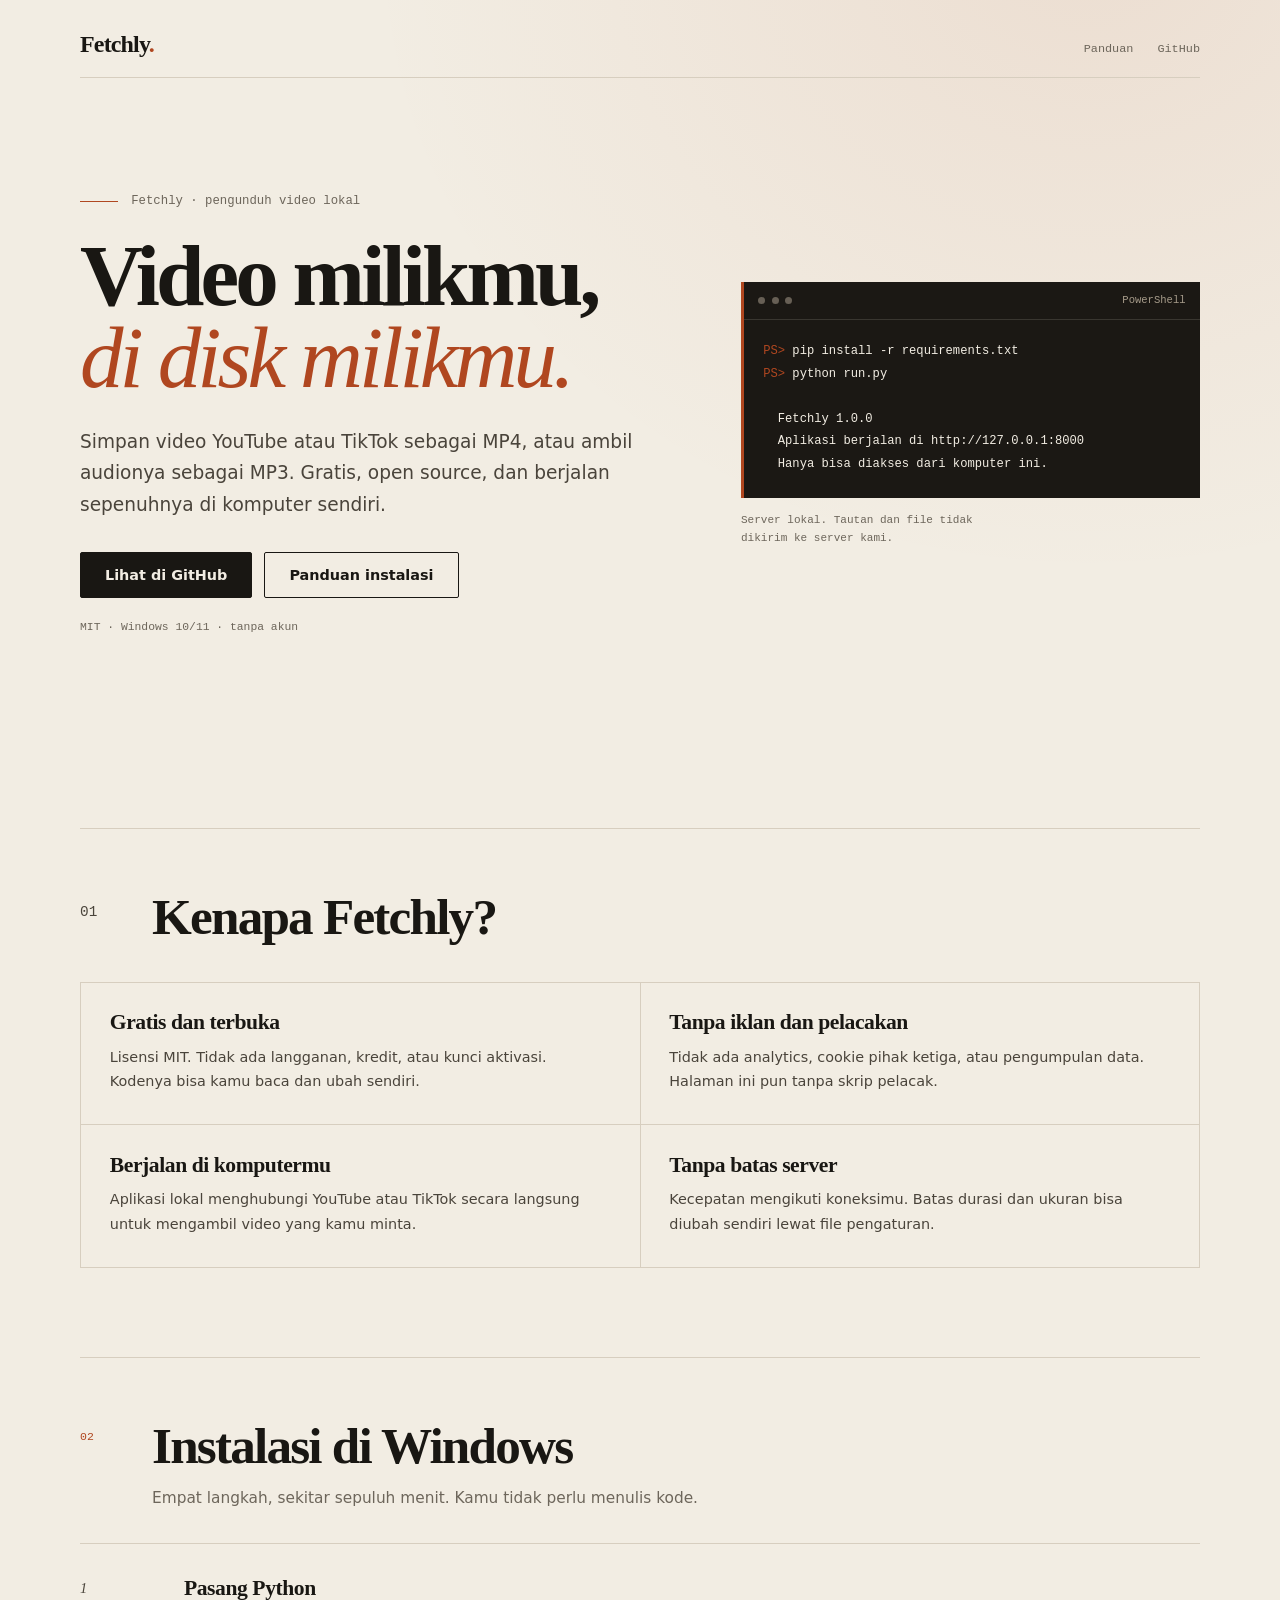
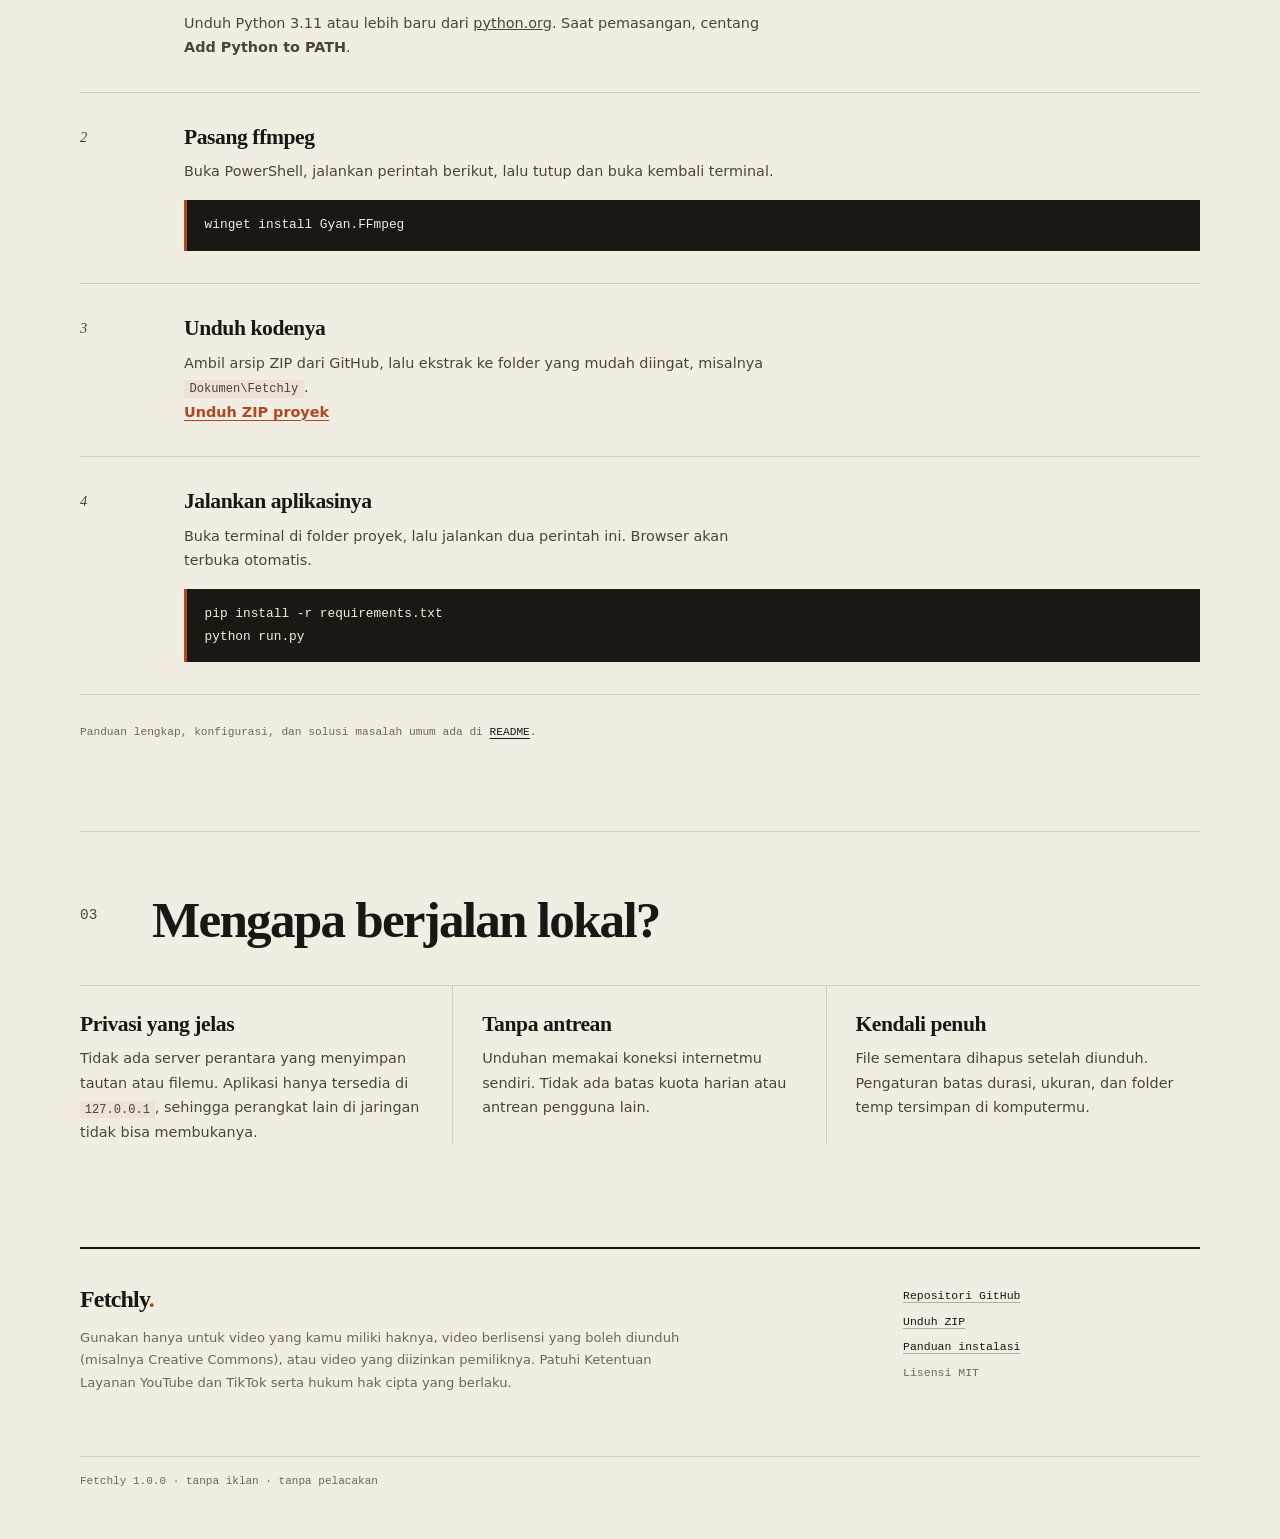
<file: landing/index.html>
<!doctype html>
<html lang="id">
<head>
  <meta charset="utf-8">
  <meta name="viewport" content="width=device-width, initial-scale=1">
  <meta name="color-scheme" content="light dark">
  <meta name="description" content="Fetchly: pengunduh video YouTube dan TikTok yang gratis, open source, dan berjalan sepenuhnya di komputer sendiri.">
  <title>Fetchly — pengunduh video lokal</title>
  <link rel="icon" href="favicon.svg" type="image/svg+xml">
  <link rel="stylesheet" href="style.css">
</head>
<body>
  <!--
    TAUTAN REPOSITORI DAN ZIP
    Repositori : https://github.com/nurfatih62/Fetchly
    Unduh ZIP  : https://github.com/nurfatih62/Fetchly/archive/refs/heads/main.zip
  -->

  <a class="skip-link" href="#konten">Langsung ke konten</a>

  <div class="shell">
    <header class="site-header">
      <a class="brand" href="#">Fetchly<span aria-hidden="true">.</span></a>
      <nav class="site-nav" aria-label="Navigasi utama">
        <a href="#cara-pasang">Panduan</a>
        <a href="https://github.com/nurfatih62/Fetchly" target="_blank" rel="noopener noreferrer">GitHub</a>
      </nav>
    </header>

    <main id="konten">
      <section class="hero" aria-labelledby="judul">
        <div class="hero-copy">
          <p class="eyebrow">Fetchly · pengunduh video lokal</p>
          <h1 id="judul">Video milikmu,<br><em>di disk milikmu.</em></h1>
          <p class="lede">Simpan video YouTube atau TikTok sebagai MP4, atau ambil audionya sebagai MP3. Gratis, open source, dan berjalan sepenuhnya di komputer sendiri.</p>
          <div class="hero-actions">
            <a class="button button-primary" href="https://github.com/nurfatih62/Fetchly" target="_blank" rel="noopener noreferrer">Lihat di GitHub</a>
            <a class="button button-quiet" href="#cara-pasang">Panduan instalasi</a>
          </div>
          <p class="hero-meta">MIT · Windows 10/11 · tanpa akun</p>
        </div>

        <aside class="hero-aside" aria-labelledby="terminal-caption">
          <div class="terminal">
            <div class="terminal-bar">
              <span class="terminal-dot" aria-hidden="true"></span>
              <span class="terminal-dot" aria-hidden="true"></span>
              <span class="terminal-dot" aria-hidden="true"></span>
              <p>PowerShell</p>
            </div>
            <pre><code><span class="prompt">PS&gt;</span> pip install -r requirements.txt
<span class="prompt">PS&gt;</span> python run.py

  Fetchly 1.0.0
  Aplikasi berjalan di http://127.0.0.1:8000
  Hanya bisa diakses dari komputer ini.</code></pre>
          </div>
          <p id="terminal-caption" class="aside-note">Server lokal. Tautan dan file tidak dikirim ke server kami.</p>
        </aside>
      </section>

      <section class="principles" aria-labelledby="prinsip-title">
        <div class="section-head">
          <p class="section-index">01</p>
          <h2 id="prinsip-title">Kenapa Fetchly?</h2>
        </div>
        <div class="principle-grid">
          <article>
            <h3>Gratis dan terbuka</h3>
            <p>Lisensi MIT. Tidak ada langganan, kredit, atau kunci aktivasi. Kodenya bisa kamu baca dan ubah sendiri.</p>
          </article>
          <article>
            <h3>Tanpa iklan dan pelacakan</h3>
            <p>Tidak ada analytics, cookie pihak ketiga, atau pengumpulan data. Halaman ini pun tanpa skrip pelacak.</p>
          </article>
          <article>
            <h3>Berjalan di komputermu</h3>
            <p>Aplikasi lokal menghubungi YouTube atau TikTok secara langsung untuk mengambil video yang kamu minta.</p>
          </article>
          <article>
            <h3>Tanpa batas server</h3>
            <p>Kecepatan mengikuti koneksimu. Batas durasi dan ukuran bisa diubah sendiri lewat file pengaturan.</p>
          </article>
        </div>
      </section>

      <section id="cara-pasang" class="install" aria-labelledby="pasang-title">
        <div class="section-head section-head-wide">
          <p class="section-index">02</p>
          <div>
            <h2 id="pasang-title">Instalasi di Windows</h2>
            <p class="section-lede">Empat langkah, sekitar sepuluh menit. Kamu tidak perlu menulis kode.</p>
          </div>
        </div>

        <ol class="steps">
          <li>
            <p class="step-number" aria-hidden="true">1</p>
            <div class="step-body">
              <h3>Pasang Python</h3>
              <p>Unduh Python 3.11 atau lebih baru dari <a href="https://www.python.org/downloads/windows/" target="_blank" rel="noopener noreferrer">python.org</a>. Saat pemasangan, centang <strong>Add Python to PATH</strong>.</p>
            </div>
          </li>
          <li>
            <p class="step-number" aria-hidden="true">2</p>
            <div class="step-body">
              <h3>Pasang ffmpeg</h3>
              <p>Buka PowerShell, jalankan perintah berikut, lalu tutup dan buka kembali terminal.</p>
              <pre class="code-block"><code>winget install Gyan.FFmpeg</code></pre>
            </div>
          </li>
          <li>
            <p class="step-number" aria-hidden="true">3</p>
            <div class="step-body">
              <h3>Unduh kodenya</h3>
              <p>Ambil arsip ZIP dari GitHub, lalu ekstrak ke folder yang mudah diingat, misalnya <code>Dokumen\Fetchly</code>.</p>
              <p><a class="text-link" href="https://github.com/nurfatih62/Fetchly/archive/refs/heads/main.zip">Unduh ZIP proyek</a></p>
            </div>
          </li>
          <li>
            <p class="step-number" aria-hidden="true">4</p>
            <div class="step-body">
              <h3>Jalankan aplikasinya</h3>
              <p>Buka terminal di folder proyek, lalu jalankan dua perintah ini. Browser akan terbuka otomatis.</p>
              <pre class="code-block"><code>pip install -r requirements.txt
python run.py</code></pre>
            </div>
          </li>
        </ol>

        <p class="install-note">Panduan lengkap, konfigurasi, dan solusi masalah umum ada di <a href="https://github.com/nurfatih62/Fetchly#readme" target="_blank" rel="noopener noreferrer">README</a>.</p>
      </section>

      <section class="local" aria-labelledby="lokal-title">
        <div class="section-head">
          <p class="section-index">03</p>
          <h2 id="lokal-title">Mengapa berjalan lokal?</h2>
        </div>
        <div class="local-grid">
          <article>
            <h3>Privasi yang jelas</h3>
            <p>Tidak ada server perantara yang menyimpan tautan atau filemu. Aplikasi hanya tersedia di <code>127.0.0.1</code>, sehingga perangkat lain di jaringan tidak bisa membukanya.</p>
          </article>
          <article>
            <h3>Tanpa antrean</h3>
            <p>Unduhan memakai koneksi internetmu sendiri. Tidak ada batas kuota harian atau antrean pengguna lain.</p>
          </article>
          <article>
            <h3>Kendali penuh</h3>
            <p>File sementara dihapus setelah diunduh. Pengaturan batas durasi, ukuran, dan folder temp tersimpan di komputermu.</p>
          </article>
        </div>
      </section>
    </main>

    <footer class="site-footer">
      <div class="footer-main">
        <a class="brand" href="#">Fetchly<span aria-hidden="true">.</span></a>
        <p class="disclaimer">Gunakan hanya untuk video yang kamu miliki haknya, video berlisensi yang boleh diunduh (misalnya Creative Commons), atau video yang diizinkan pemiliknya. Patuhi Ketentuan Layanan YouTube dan TikTok serta hukum hak cipta yang berlaku.</p>
      </div>
      <div class="footer-links">
        <a href="https://github.com/nurfatih62/Fetchly" target="_blank" rel="noopener noreferrer">Repositori GitHub</a>
        <a href="https://github.com/nurfatih62/Fetchly/archive/refs/heads/main.zip">Unduh ZIP</a>
        <a href="#cara-pasang">Panduan instalasi</a>
        <span>Lisensi MIT</span>
      </div>
      <p class="footer-base">Fetchly 1.0.0 · tanpa iklan · tanpa pelacakan</p>
    </footer>
  </div>
</body>
</html>
</file>
<file: landing/style.css>
:root {
  color-scheme: light;
  --paper: #f2ede3;
  --ink: #191713;
  --muted: #6d665b;
  --muted-strong: #4a443b;
  --rule: #d7cebf;
  --rule-strong: #b8ad9b;
  --accent: #b04720;
  --accent-ink: #fff9f2;
  --accent-wash: rgba(176, 71, 32, 0.07);
  --glow: rgba(176, 71, 32, 0.09);
  --terminal-bg: #1b1814;
  --terminal-ink: #f2ede3;
  --terminal-muted: #a69b8a;
  --selection: rgba(176, 71, 32, 0.22);
  --serif: "Iowan Old Style", "Palatino Linotype", "Book Antiqua", Georgia, serif;
  --sans: "Segoe UI Variable Text", "Segoe UI", system-ui, -apple-system, sans-serif;
  --mono: "Cascadia Mono", "Cascadia Code", Consolas, "Liberation Mono", monospace;
}

@media (prefers-color-scheme: dark) {
  :root {
    color-scheme: dark;
    --paper: #14120f;
    --ink: #f1e9dc;
    --muted: #a69b8a;
    --muted-strong: #cfc4b3;
    --rule: #332e27;
    --rule-strong: #4d463b;
    --accent: #e37a52;
    --accent-ink: #1d0f0a;
    --accent-wash: rgba(227, 122, 82, 0.1);
    --glow: rgba(227, 122, 82, 0.08);
    --terminal-bg: #0c0b09;
    --terminal-ink: #f2ede3;
    --terminal-muted: #a69b8a;
    --selection: rgba(227, 122, 82, 0.28);
  }
}

*,
*::before,
*::after {
  box-sizing: border-box;
}

html {
  -webkit-text-size-adjust: 100%;
  scroll-behavior: smooth;
}

body {
  margin: 0;
  min-height: 100vh;
  background-color: var(--paper);
  background-image: radial-gradient(ellipse at 85% -6%, var(--glow), transparent 45rem);
  background-attachment: fixed;
  color: var(--ink);
  font-family: var(--sans);
  font-size: 17px;
  line-height: 1.65;
  -webkit-font-smoothing: antialiased;
}

::selection {
  background: var(--selection);
}

a {
  color: inherit;
}

code,
pre {
  font-family: var(--mono);
}

:where(a, button):focus-visible {
  outline: 2px solid var(--accent);
  outline-offset: 3px;
}

.skip-link {
  position: fixed;
  top: 0.75rem;
  left: 0.75rem;
  z-index: 20;
  padding: 0.6rem 0.9rem;
  background: var(--ink);
  color: var(--paper);
  font-family: var(--mono);
  font-size: 0.8rem;
  text-decoration: none;
  transform: translateY(-200%);
}

.skip-link:focus {
  transform: translateY(0);
}

.shell {
  width: min(1120px, calc(100% - 3rem));
  margin-inline: auto;
}

/* Header */

.site-header {
  display: flex;
  align-items: baseline;
  justify-content: space-between;
  gap: 1.5rem;
  padding: 2rem 0 1.1rem;
  border-bottom: 1px solid var(--rule);
}

.brand {
  font-family: var(--serif);
  font-size: 1.5rem;
  font-weight: 700;
  letter-spacing: -0.035em;
  line-height: 1;
  text-decoration: none;
}

.brand span {
  color: var(--accent);
}

.site-nav {
  display: flex;
  gap: 1.5rem;
}

.site-nav a {
  color: var(--muted);
  font-family: var(--mono);
  font-size: 0.74rem;
  text-decoration: none;
  text-underline-offset: 0.3em;
}

.site-nav a:hover {
  color: var(--accent);
  text-decoration: underline;
}

/* Hero */

.hero {
  display: grid;
  grid-template-columns: minmax(0, 1.12fr) minmax(0, 0.88fr);
  gap: clamp(3rem, 6vw, 5.5rem);
  align-items: center;
  padding: clamp(4rem, 9vw, 8rem) 0 clamp(4rem, 8vw, 7rem);
}

.hero-copy {
  min-width: 0;
}

.eyebrow {
  display: flex;
  align-items: center;
  gap: 0.8rem;
  margin: 0 0 1.5rem;
  color: var(--muted);
  font-family: var(--mono);
  font-size: 0.77rem;
  line-height: 1.4;
}

.eyebrow::before {
  content: "";
  width: 2.4rem;
  height: 1px;
  flex: 0 0 2.4rem;
  background: var(--accent);
}

h1 {
  margin: 0 0 1.6rem;
  font-family: var(--serif);
  font-size: clamp(3.2rem, 6.8vw, 6rem);
  font-weight: 600;
  letter-spacing: -0.045em;
  line-height: 0.95;
  text-wrap: balance;
}

h1 em {
  color: var(--accent);
  font-style: italic;
  font-weight: 500;
}

.lede {
  max-width: 56ch;
  margin: 0;
  color: var(--muted-strong);
  font-size: clamp(1.02rem, 1.5vw, 1.16rem);
  line-height: 1.7;
}

.hero-actions {
  display: flex;
  flex-wrap: wrap;
  gap: 0.75rem;
  margin-top: 2rem;
}

.button {
  display: inline-flex;
  align-items: center;
  justify-content: center;
  padding: 0.84rem 1.5rem;
  border: 1px solid var(--ink);
  border-radius: 2px;
  font-size: 0.9rem;
  font-weight: 600;
  line-height: 1.2;
  text-decoration: none;
  transition: background-color 160ms ease, border-color 160ms ease, color 160ms ease;
}

.button-primary {
  background: var(--ink);
  color: var(--paper);
}

.button-primary:hover {
  border-color: var(--accent);
  background: var(--accent);
  color: var(--accent-ink);
}

.button-quiet {
  color: var(--ink);
}

.button-quiet:hover {
  border-color: var(--accent);
  color: var(--accent);
}

.hero-meta {
  margin: 1.3rem 0 0;
  color: var(--muted);
  font-family: var(--mono);
  font-size: 0.71rem;
  line-height: 1.5;
}

.hero-aside {
  min-width: 0;
}

.terminal {
  max-width: 100%;
  border-left: 3px solid var(--accent);
  background: var(--terminal-bg);
  color: var(--terminal-ink);
}

.terminal-bar {
  display: flex;
  align-items: center;
  gap: 0.4rem;
  padding: 0.7rem 0.9rem;
  border-bottom: 1px solid rgba(241, 233, 220, 0.14);
}

.terminal-dot {
  width: 7px;
  height: 7px;
  flex: 0 0 7px;
  border-radius: 50%;
  background: var(--terminal-muted);
  opacity: 0.55;
}

.terminal-bar p {
  margin: 0 0 0 auto;
  color: var(--terminal-muted);
  font-family: var(--mono);
  font-size: 0.66rem;
  line-height: 1.4;
}

.terminal pre {
  margin: 0;
  padding: 1.25rem 1.2rem 1.4rem;
  overflow-x: auto;
  color: var(--terminal-ink);
  font-size: 0.76rem;
  line-height: 1.85;
}

.prompt {
  color: var(--accent);
}

.aside-note {
  max-width: 42ch;
  margin: 0.9rem 0 0;
  color: var(--muted);
  font-family: var(--mono);
  font-size: 0.69rem;
  line-height: 1.6;
}

/* Bagian umum */

.principles,
.install,
.local {
  margin-top: clamp(3rem, 7vw, 6rem);
  padding-top: clamp(2.5rem, 5vw, 3.8rem);
  border-top: 1px solid var(--rule);
}

.section-head {
  display: grid;
  grid-template-columns: 3rem minmax(0, 1fr);
  gap: 1.5rem;
  align-items: start;
  margin-bottom: 2.4rem;
}

.section-index {
  margin: 0;
  padding-top: 0.6rem;
  color: var(--accent);
  font-family: var(--mono);
  font-size: 0.72rem;
  line-height: 1.4;
}

h2 {
  margin: 0;
  font-family: var(--serif);
  font-size: clamp(2.1rem, 4vw, 3.35rem);
  font-weight: 600;
  letter-spacing: -0.035em;
  line-height: 1.05;
  text-wrap: balance;
}

.section-lede {
  max-width: 60ch;
  margin: 0.8rem 0 0;
  color: var(--muted);
  font-size: 0.96rem;
}

.principles h3,
.local h3,
.steps h3 {
  margin: 0 0 0.55rem;
  font-family: var(--serif);
  font-size: 1.35rem;
  font-weight: 600;
  letter-spacing: -0.02em;
  line-height: 1.2;
}

.principles p,
.local p,
.steps p {
  max-width: 66ch;
  margin: 0;
  color: var(--muted-strong);
  font-size: 0.9rem;
  line-height: 1.7;
}

/* Keunggulan */

.principle-grid {
  display: grid;
  grid-template-columns: repeat(2, minmax(0, 1fr));
  border-top: 1px solid var(--rule);
  border-left: 1px solid var(--rule);
}

.principle-grid article {
  padding: 1.7rem 1.8rem 1.9rem;
  border-right: 1px solid var(--rule);
  border-bottom: 1px solid var(--rule);
}

/* Instalasi */

.section-head-wide {
  margin-bottom: 2rem;
}

.steps {
  margin: 0;
  padding: 0;
  list-style: none;
  border-top: 1px solid var(--rule);
}

.steps li {
  display: grid;
  grid-template-columns: 4.5rem minmax(0, 1fr);
  gap: 2rem;
  padding: 2rem 0;
  border-bottom: 1px solid var(--rule);
}

.step-number {
  margin: 0;
  color: var(--accent);
  font-family: var(--serif);
  font-size: 2.9rem;
  font-style: italic;
  line-height: 1;
}

.step-body {
  min-width: 0;
}

.code-block {
  max-width: 100%;
  margin: 1rem 0 0;
  padding: 0.9rem 1.1rem;
  overflow-x: auto;
  border-left: 3px solid var(--accent);
  background: var(--terminal-bg);
  color: var(--terminal-ink);
  font-size: 0.8rem;
  line-height: 1.75;
}

.steps .code-block code {
  font-family: var(--mono);
}

.steps code:not(.code-block code) {
  padding: 0.12rem 0.35rem;
  background: var(--accent-wash);
  font-size: 0.84em;
}

.text-link {
  color: var(--accent);
  font-weight: 600;
  text-decoration: underline;
  text-underline-offset: 0.22em;
  text-decoration-thickness: 1px;
}

.text-link:hover {
  color: var(--ink);
}

.install-note {
  max-width: 70ch;
  margin: 1.7rem 0 0;
  color: var(--muted);
  font-family: var(--mono);
  font-size: 0.7rem;
  line-height: 1.7;
}

.install-note a {
  color: var(--ink);
  text-underline-offset: 0.25em;
}

.install-note a:hover {
  color: var(--accent);
}

/* Mengapa lokal */

.local-grid {
  display: grid;
  grid-template-columns: repeat(3, minmax(0, 1fr));
  border-top: 1px solid var(--rule);
}

.local-grid article {
  padding: 1.6rem 1.8rem 0 0;
  border-right: 1px solid var(--rule);
}

.local-grid article + article {
  padding-left: 1.8rem;
}

.local-grid article:last-child {
  padding-right: 0;
  border-right: 0;
}

.local-grid code {
  padding: 0.1rem 0.3rem;
  background: var(--accent-wash);
  font-size: 0.84em;
}

/* Footer */

.site-footer {
  display: grid;
  grid-template-columns: minmax(0, 1.45fr) minmax(0, 0.55fr);
  gap: 2.5rem;
  margin-top: clamp(4rem, 8vw, 7rem);
  padding: 2.4rem 0 3rem;
  border-top: 2px solid var(--ink);
}

.footer-main .brand {
  display: inline-block;
  margin-bottom: 1rem;
}

.disclaimer {
  max-width: 72ch;
  margin: 0;
  color: var(--muted);
  font-size: 0.82rem;
  line-height: 1.7;
}

.footer-links {
  display: flex;
  flex-direction: column;
  align-items: flex-start;
  gap: 0.45rem;
  font-family: var(--mono);
  font-size: 0.72rem;
  line-height: 1.6;
}

.footer-links a {
  color: var(--ink);
  text-decoration: underline;
  text-decoration-color: var(--rule-strong);
  text-underline-offset: 0.25em;
}

.footer-links a:hover {
  color: var(--accent);
  text-decoration-color: var(--accent);
}

.footer-links span {
  color: var(--muted);
}

.footer-base {
  grid-column: 1 / -1;
  margin: 1.4rem 0 0;
  padding-top: 1rem;
  border-top: 1px solid var(--rule);
  color: var(--muted);
  font-family: var(--mono);
  font-size: 0.69rem;
  line-height: 1.6;
}

/* Layar kecil */

@media (max-width: 900px) {
  .hero {
    grid-template-columns: 1fr;
    gap: 3rem;
    align-items: start;
  }

  .hero-aside {
    max-width: 620px;
  }

  .local-grid {
    grid-template-columns: 1fr;
  }

  .local-grid article {
    padding: 1.4rem 0;
    border-right: 0;
    border-bottom: 1px solid var(--rule);
  }

  .local-grid article + article {
    padding-left: 0;
  }

  .local-grid article:last-child {
    border-bottom: 0;
    padding-bottom: 0;
  }
}

@media (max-width: 680px) {
  .shell {
    width: calc(100% - 2rem);
  }

  .site-header {
    padding-top: 1.4rem;
  }

  .hero {
    padding-top: 3.4rem;
    padding-bottom: 3.6rem;
  }

  h1 {
    font-size: clamp(2.9rem, 12vw, 4.2rem);
  }

  .hero-actions {
    align-items: stretch;
    flex-direction: column;
  }

  .button {
    width: 100%;
  }

  .section-head {
    grid-template-columns: 2rem minmax(0, 1fr);
    gap: 1rem;
    margin-bottom: 1.8rem;
  }

  .principle-grid {
    grid-template-columns: 1fr;
  }

  .steps li {
    grid-template-columns: 2.4rem minmax(0, 1fr);
    gap: 1rem;
    padding: 1.6rem 0;
  }

  .step-number {
    font-size: 2rem;
  }

  .site-footer {
    grid-template-columns: 1fr;
    gap: 1.7rem;
  }

  .footer-base {
    margin-top: 0.5rem;
  }
}

@media (max-width: 420px) {
  .site-nav {
    gap: 1rem;
  }

  .terminal pre {
    padding: 1rem;
    font-size: 0.68rem;
  }

  .principle-grid article {
    padding: 1.4rem 1.2rem 1.5rem;
  }

  .code-block {
    font-size: 0.73rem;
  }
}

@media (prefers-reduced-motion: reduce) {
  html {
    scroll-behavior: auto;
  }

  *,
  *::before,
  *::after {
    transition-duration: 0.01ms !important;
    animation-duration: 0.01ms !important;
    animation-iteration-count: 1 !important;
  }
}
</file>
